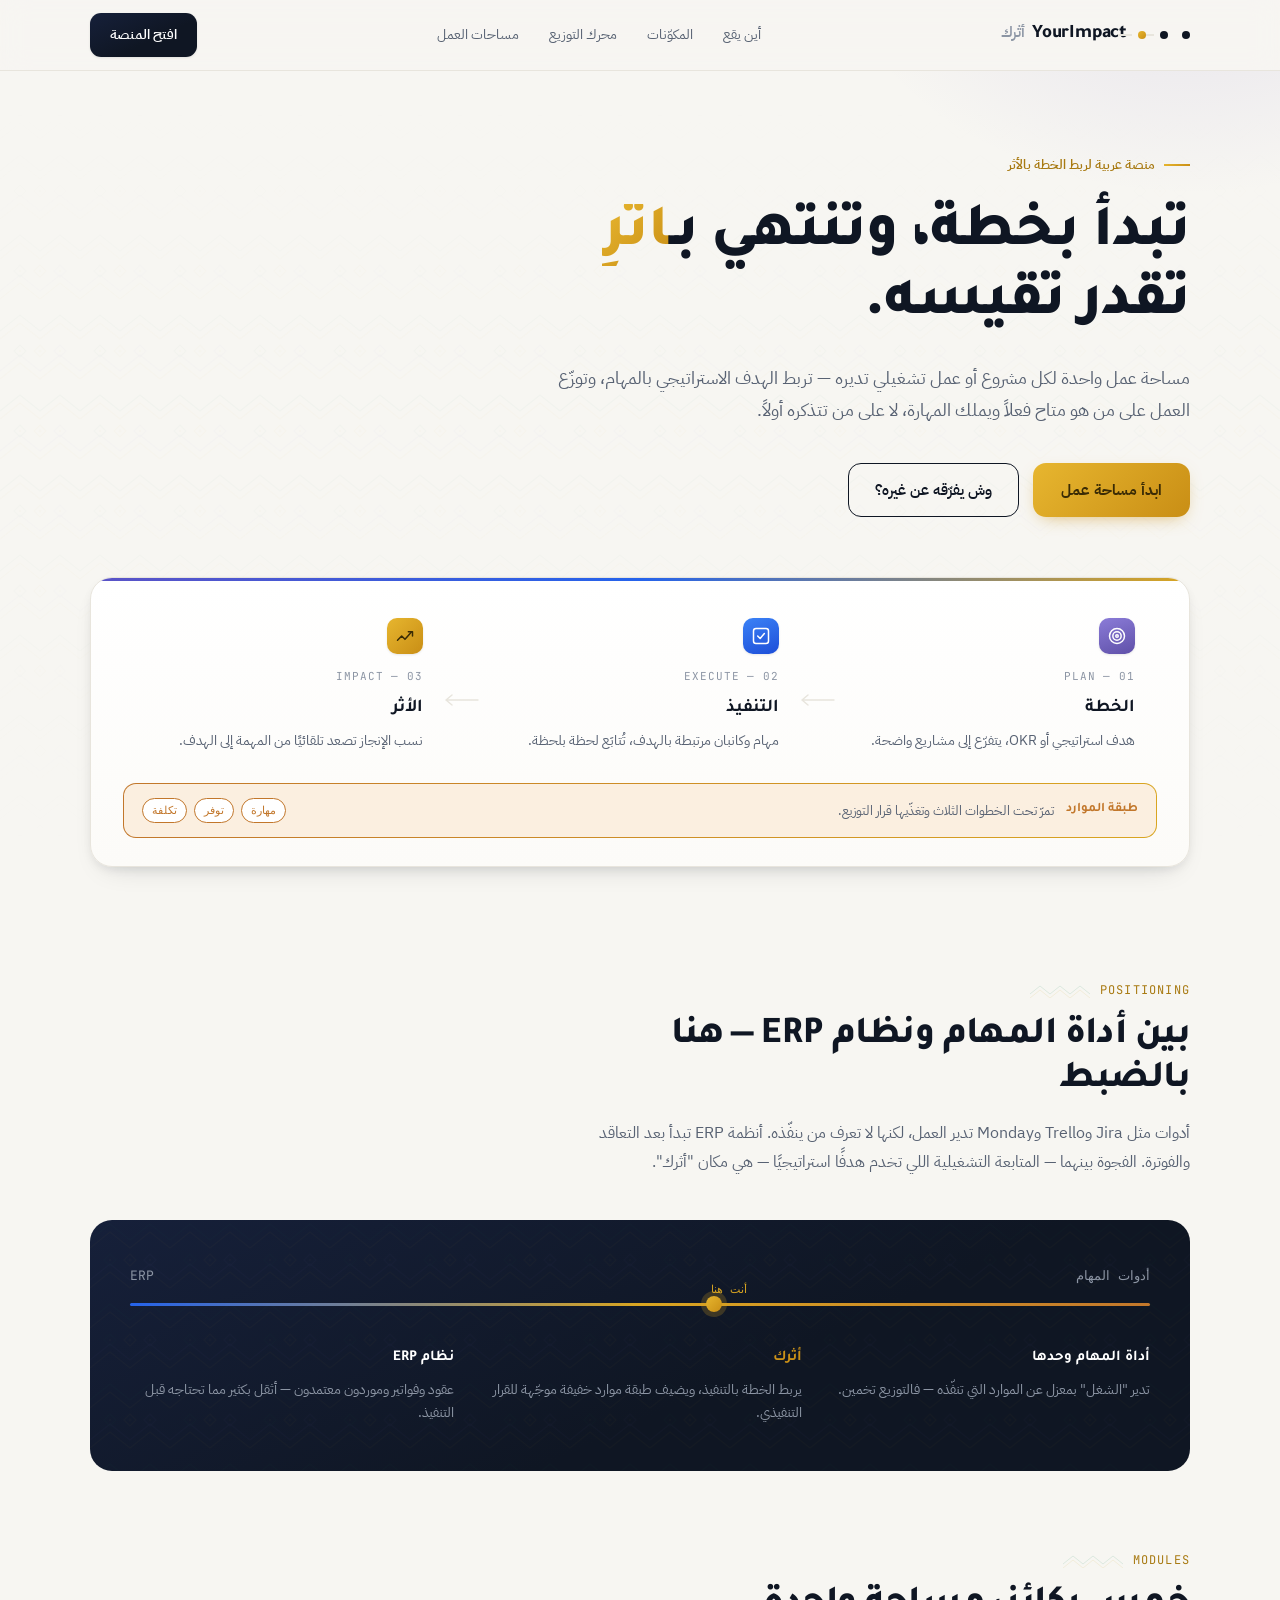
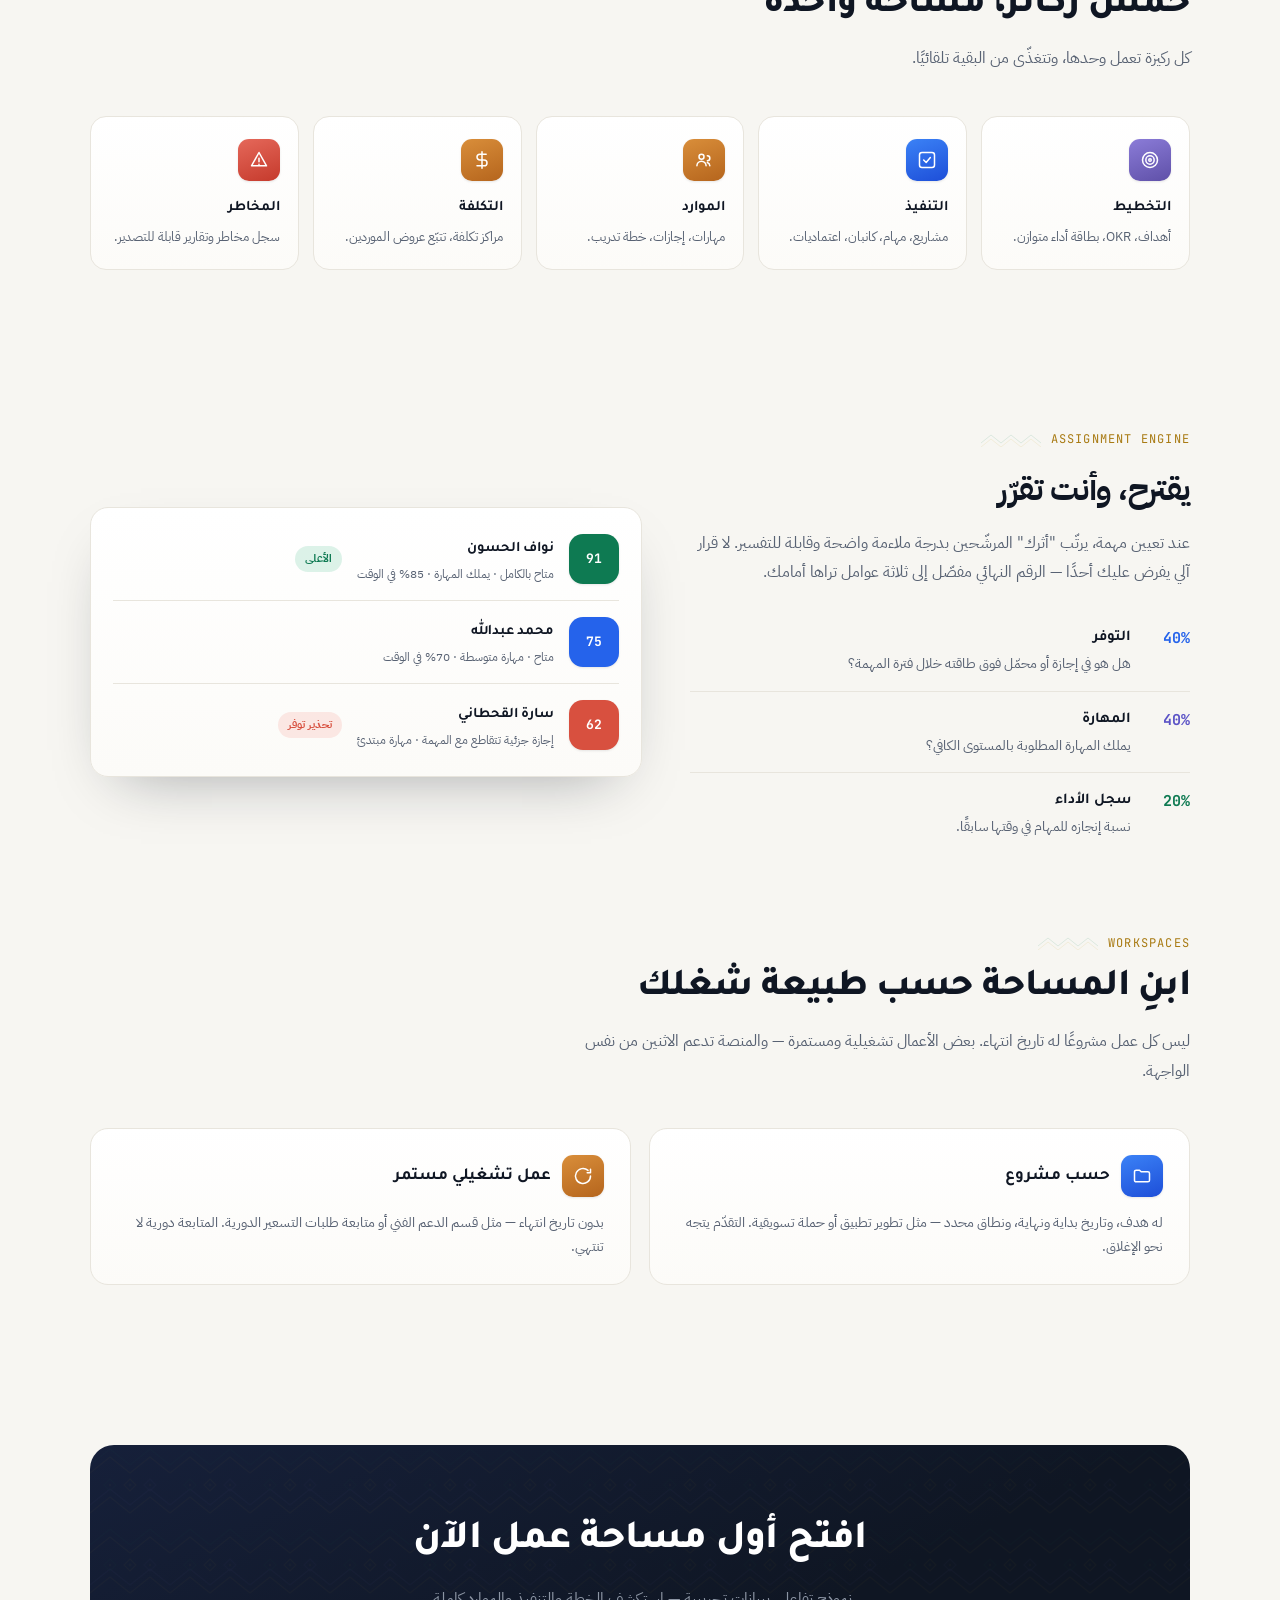
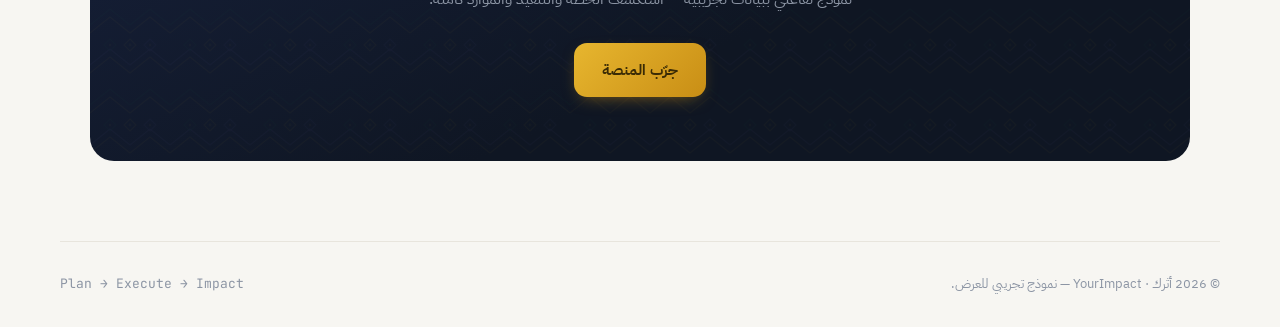
<file: yourimpact/index.html>
<!DOCTYPE html>
<html lang="ar" dir="rtl">
<head>
<meta charset="UTF-8">
<meta name="viewport" content="width=device-width, initial-scale=1.0">
<title>أثرك (YourImpact) — من الخطة إلى الأثر</title>
<meta name="description" content="منصة عربية تربط الخطة بالتنفيذ بالموارد، وتُظهر الأثر. مساحة عمل واحدة لكل مشروع أو عمل تشغيلي.">
<link rel="stylesheet" href="assets/css/style.css">
</head>
<body>

<nav class="nav">
  <div class="container nav-in">
    <div class="logo">
      <span class="spine"><i></i><i></i><i></i></span>
      <span class="name">YourImpact<span class="ar">أثرك</span></span>
    </div>
    <div class="nav-links">
      <a href="#where">أين يقع</a>
      <a href="#pillars">المكوّنات</a>
      <a href="#engine">محرك التوزيع</a>
      <a href="#spaces">مساحات العمل</a>
    </div>
    <a class="btn btn-dark" href="app.html">افتح المنصة</a>
  </div>
</nav>

<header class="hero">
  <div class="container">
    <span class="kicker"><span class="bar"></span> منصة عربية لربط الخطة بالأثر</span>
    <h1>تبدأ بخطة، وتنتهي بـ<span class="u">أثرٍ</span> تقدر تقيسه.</h1>
    <p class="lead">مساحة عمل واحدة لكل مشروع أو عمل تشغيلي تديره — تربط الهدف الاستراتيجي بالمهام، وتوزّع العمل على من هو متاح فعلاً ويملك المهارة، لا على من تتذكره أولاً.</p>
    <div class="hero-ctas">
      <a class="btn btn-gold btn-lg" href="app.html">ابدأ مساحة عمل</a>
      <a class="btn btn-line" href="#where">وش يفرّقه عن غيره؟</a>
    </div>

    <!-- SIGNATURE: the spine -->
    <div class="spine-board">
      <div class="spine-track">
        <div class="spine-node n1">
          <span class="dot"><svg class="i" viewBox="0 0 24 24"><circle cx="12" cy="12" r="9"/><circle cx="12" cy="12" r="5"/><circle cx="12" cy="12" r="1.5"/></svg></span>
          <span class="tag">01 — Plan</span>
          <h4>الخطة</h4>
          <p>هدف استراتيجي أو OKR، يتفرّع إلى مشاريع واضحة.</p>
        </div>
        <div class="spine-link"><svg viewBox="0 0 34 14" fill="none"><path d="M33 7H1M1 7l6-5M1 7l6 5" stroke="currentColor" stroke-width="1.5" stroke-linecap="round"/></svg></div>
        <div class="spine-node n2">
          <span class="dot"><svg class="i" viewBox="0 0 24 24"><rect x="3" y="3" width="18" height="18" rx="3"/><path d="M8 12l3 3 5-6"/></svg></span>
          <span class="tag">02 — Execute</span>
          <h4>التنفيذ</h4>
          <p>مهام وكانبان مرتبطة بالهدف، تُتابَع لحظة بلحظة.</p>
        </div>
        <div class="spine-link"><svg viewBox="0 0 34 14" fill="none"><path d="M33 7H1M1 7l6-5M1 7l6 5" stroke="currentColor" stroke-width="1.5" stroke-linecap="round"/></svg></div>
        <div class="spine-node n3">
          <span class="dot"><svg class="i" viewBox="0 0 24 24"><path d="M3 17l5-5 4 4 8-9"/><path d="M21 7v5M21 7h-5"/></svg></span>
          <span class="tag">03 — Impact</span>
          <h4>الأثر</h4>
          <p>نسب الإنجاز تصعد تلقائيًا من المهمة إلى الهدف.</p>
        </div>
      </div>
      <div class="res-rail">
        <span class="lab">طبقة الموارد</span>
        <span class="desc">تمرّ تحت الخطوات الثلاث وتغذّيها قرار التوزيع.</span>
        <span class="pins"><span class="pin">مهارة</span><span class="pin">توفر</span><span class="pin">تكلفة</span></span>
      </div>
    </div>
  </div>
</header>

<section class="sec" id="where">
  <div class="container">
    <div class="sec-head">
      <div class="sec-eyebrow">Positioning</div>
      <h2>بين أداة المهام ونظام ERP — هنا بالضبط</h2>
      <p>أدوات مثل Jira وTrello وMonday تدير العمل، لكنها لا تعرف من ينفّذه. أنظمة ERP تبدأ بعد التعاقد والفوترة. الفجوة بينهما — المتابعة التشغيلية اللي تخدم هدفًا استراتيجيًا — هي مكان "أثرك".</p>
    </div>
    <div class="scale">
      <div class="poles"><span>أدوات المهام</span><span>ERP</span></div>
      <div class="rail2"><span class="you">أنت هنا</span></div>
      <div class="scale-grid">
        <div class="scale-col">
          <h4>أداة المهام وحدها</h4>
          <p>تدير "الشغل" بمعزل عن الموارد التي تنفّذه — فالتوزيع تخمين.</p>
        </div>
        <div class="scale-col mid">
          <h4>أثرك</h4>
          <p>يربط الخطة بالتنفيذ، ويضيف طبقة موارد خفيفة موجّهة للقرار التنفيذي.</p>
        </div>
        <div class="scale-col">
          <h4>نظام ERP</h4>
          <p>عقود وفواتير وموردون معتمدون — أثقل بكثير مما تحتاجه قبل التنفيذ.</p>
        </div>
      </div>
    </div>
  </div>
</section>

<section class="sec" id="pillars" style="padding-top:0">
  <div class="container">
    <div class="sec-head">
      <div class="sec-eyebrow">Modules</div>
      <h2>خمس ركائز، مساحة واحدة</h2>
      <p>كل ركيزة تعمل وحدها، وتتغذّى من البقية تلقائيًا.</p>
    </div>
    <div class="pillars">
      <div class="pillar"><div class="gly" style="background:var(--grad-khuzama)"><svg class="i" viewBox="0 0 24 24"><circle cx="12" cy="12" r="9"/><circle cx="12" cy="12" r="5"/><circle cx="12" cy="12" r="1.5"/></svg></div><h4>التخطيط</h4><p>أهداف، OKR، بطاقة أداء متوازن.</p></div>
      <div class="pillar"><div class="gly" style="background:linear-gradient(160deg,#3B82F6,#1D4ED8)"><svg class="i" viewBox="0 0 24 24"><rect x="3" y="3" width="18" height="18" rx="3"/><path d="M8 12l3 3 5-6"/></svg></div><h4>التنفيذ</h4><p>مشاريع، مهام، كانبان، اعتماديات.</p></div>
      <div class="pillar"><div class="gly" style="background:linear-gradient(160deg,#D98E3A,#B5651D)"><svg class="i" viewBox="0 0 24 24"><circle cx="9" cy="8" r="3"/><path d="M3.5 19a5.5 5.5 0 0111 0M16 7a3 3 0 010 6M19 19a4.5 4.5 0 00-3-4"/></svg></div><h4>الموارد</h4><p>مهارات، إجازات، خطة تدريب.</p></div>
      <div class="pillar"><div class="gly" style="background:linear-gradient(160deg,#D98E3A,#B5651D)"><svg class="i" viewBox="0 0 24 24"><path d="M12 2v20M17 5H9.5a3.5 3.5 0 000 7h5a3.5 3.5 0 010 7H6"/></svg></div><h4>التكلفة</h4><p>مراكز تكلفة، تتبّع عروض الموردين.</p></div>
      <div class="pillar"><div class="gly" style="background:linear-gradient(160deg,#E5685A,#C53A2C)"><svg class="i" viewBox="0 0 24 24"><path d="M12 3l9 16H3z"/><path d="M12 10v4M12 17v.3"/></svg></div><h4>المخاطر</h4><p>سجل مخاطر وتقارير قابلة للتصدير.</p></div>
    </div>
  </div>
</section>

<section class="sec" id="engine">
  <div class="container engine-grid">
    <div>
      <div class="sec-eyebrow">Assignment engine</div>
      <h2 class="display" style="font-size:32px;font-weight:700;margin:0 0 14px;letter-spacing:-.015em">يقترح، وأنت تقرّر</h2>
      <p style="color:var(--slate);font-size:16px;line-height:1.85;margin:0 0 22px">عند تعيين مهمة، يرتّب "أثرك" المرشّحين بدرجة ملاءمة واضحة وقابلة للتفسير. لا قرار آلي يفرض عليك أحدًا — الرقم النهائي مفصّل إلى ثلاثة عوامل تراها أمامك.</p>
      <div class="factor"><span class="pct mono" style="color:var(--exec)">40%</span><div><h5>التوفر</h5><p>هل هو في إجازة أو محمّل فوق طاقته خلال فترة المهمة؟</p></div></div>
      <div class="factor"><span class="pct mono" style="color:var(--plan)">40%</span><div><h5>المهارة</h5><p>يملك المهارة المطلوبة بالمستوى الكافي؟</p></div></div>
      <div class="factor"><span class="pct mono" style="color:var(--good)">20%</span><div><h5>سجل الأداء</h5><p>نسبة إنجازه للمهام في وقتها سابقًا.</p></div></div>
    </div>
    <div class="cand">
      <div class="cand-row">
        <div class="score" style="background:var(--good)">91</div>
        <div class="who"><b>نواف الحسون</b><span>متاح بالكامل · يملك المهارة · 85% في الوقت</span></div>
        <span class="pill ok">الأعلى</span>
      </div>
      <div class="cand-row">
        <div class="score" style="background:var(--exec)">75</div>
        <div class="who"><b>محمد عبدالله</b><span>متاح · مهارة متوسطة · 70% في الوقت</span></div>
      </div>
      <div class="cand-row">
        <div class="score" style="background:var(--warn)">62</div>
        <div class="who"><b>سارة القحطاني</b><span>إجازة جزئية تتقاطع مع المهمة · مهارة مبتدئ</span></div>
        <span class="pill warn">تحذير توفر</span>
      </div>
    </div>
  </div>
</section>

<section class="sec" id="spaces" style="padding-top:0">
  <div class="container">
    <div class="sec-head">
      <div class="sec-eyebrow">Workspaces</div>
      <h2>ابنِ المساحة حسب طبيعة شغلك</h2>
      <p>ليس كل عمل مشروعًا له تاريخ انتهاء. بعض الأعمال تشغيلية ومستمرة — والمنصة تدعم الاثنين من نفس الواجهة.</p>
    </div>
    <div class="wtypes">
      <div class="wtype">
        <div class="wt-top"><span class="wt-ic" style="background:linear-gradient(160deg,#3B82F6,#1D4ED8)"><svg class="i" viewBox="0 0 24 24"><path d="M3 7a2 2 0 012-2h4l2 2h8a2 2 0 012 2v8a2 2 0 01-2 2H5a2 2 0 01-2-2z"/></svg></span><h4>حسب مشروع</h4></div>
        <p>له هدف، وتاريخ بداية ونهاية، ونطاق محدد — مثل تطوير تطبيق أو حملة تسويقية. التقدّم يتجه نحو الإغلاق.</p>
      </div>
      <div class="wtype">
        <div class="wt-top"><span class="wt-ic" style="background:linear-gradient(160deg,#D98E3A,#B5651D)"><svg class="i" viewBox="0 0 24 24"><path d="M21 12a9 9 0 11-3-6.7M21 4v4h-4"/></svg></span><h4>عمل تشغيلي مستمر</h4></div>
        <p>بدون تاريخ انتهاء — مثل قسم الدعم الفني أو متابعة طلبات التسعير الدورية. المتابعة دورية لا تنتهي.</p>
      </div>
    </div>
  </div>
</section>

<section class="sec">
  <div class="container">
    <div class="final">
      <h2>افتح أول مساحة عمل الآن</h2>
      <p>نموذج تفاعلي ببيانات تجريبية — استكشف الخطة والتنفيذ والموارد كاملة.</p>
      <a class="btn btn-gold btn-lg" href="app.html">جرّب المنصة</a>
    </div>
  </div>
</section>

<footer class="foot container">
  <span>© 2026 أثرك · YourImpact — نموذج تجريبي للعرض.</span>
  <span class="mono">Plan → Execute → Impact</span>
</footer>

</body>
</html>
</file>
<file: yourimpact/assets/css/style.css>
/* =======================================================
   YourImpact (أثرك) — Design System v2
   Modern (Linear/Stripe-grade) + integrated Saudi sadu identity.
   ======================================================= */
@import url('https://fonts.googleapis.com/css2?family=Tajawal:wght@400;500;700;800&family=IBM+Plex+Sans+Arabic:wght@300;400;500;600;700&family=JetBrains+Mono:wght@400;500;700&display=swap');

:root{
  --ink:#0F1623;  --ink-2:#182133;
  --bg:#F7F6F2;   --surface:#FFFFFF;
  --slate:#586273; --slate-2:#8C95A4;
  --line:#E8E5DD; --line-2:#F0EDE5;

  --gold:#D9A521;  --gold-deep:#A87A12;  --gold-soft:#FBF2D8;
  --plan:#5B53C6;  --plan-soft:#ECEAFB;
  --exec:#2563EB;  --exec-soft:#E6EEFE;
  --res:#C2772B;   --res-soft:#FBEFE0;
  --good:#0E7A52;  --good-soft:#DCF2E8;
  --warn:#D8503F;  --warn-soft:#FBE7E3;

  --sadu:#C9A227;
  --khuzama:#7A6BC4; --khuzama-2:#9286D4; --khuzama-soft:#EFEBF9; --khuzama-deep:#473C82;

  --grad-ink:linear-gradient(155deg,#16203A 0%, #0F1623 60%);
  --grad-rail:linear-gradient(180deg,#1A2440 0%, #131B2E 100%);
  --grad-gold:linear-gradient(135deg,#E7B62F 0%, #C98E15 100%);
  --grad-khuzama:linear-gradient(160deg,#8B7CD8 0%, #5F50A8 100%);
  --grad-surface:linear-gradient(180deg,#FFFFFF 0%, #FCFBF8 100%);
  --shadow-sm:0 1px 2px rgba(15,22,35,.04), 0 1px 3px rgba(15,22,35,.06);
  --shadow-md:0 4px 12px -4px rgba(15,22,35,.12), 0 12px 30px -16px rgba(15,22,35,.2);
  --shadow-lg:0 24px 60px -30px rgba(15,22,35,.4);
}

*{box-sizing:border-box;}
html{scroll-behavior:smooth;}
body{margin:0;background:var(--bg);color:var(--ink);font-family:'IBM Plex Sans Arabic',system-ui,sans-serif;font-size:16px;line-height:1.6;-webkit-font-smoothing:antialiased;}
a{color:inherit;text-decoration:none;}
button{font-family:inherit;cursor:pointer;border:none;background:none;color:inherit;}
img,svg{display:block;max-width:100%;}
.mono{font-family:'JetBrains Mono',monospace;font-feature-settings:"tnum";}
.container{max-width:1160px;margin:0 auto;padding:0 30px;}
::selection{background:var(--gold-soft);}
:focus-visible{outline:2.5px solid var(--exec);outline-offset:3px;border-radius:6px;}
@media (prefers-reduced-motion:reduce){*{animation:none!important;transition:none!important;}}
svg.i{width:20px;height:20px;stroke:currentColor;fill:none;stroke-width:1.8;stroke-linecap:round;stroke-linejoin:round;flex:none;}

.logo{display:inline-flex;align-items:center;gap:11px;}
.logo .spine{display:inline-flex;align-items:center;}
.logo .spine i{display:block;width:8px;height:8px;border-radius:50%;background:var(--ink);position:relative;}
.logo .spine i+i{margin-right:14px;}
.logo .spine i+i::before{content:"";position:absolute;right:14px;top:50%;width:14px;height:2px;background:var(--line);transform:translateY(-50%);}
.logo .spine i:last-child{background:var(--grad-gold);}
.logo .name{font-family:'Tajawal',sans-serif;font-weight:800;font-size:19px;letter-spacing:-.01em;}
.logo .name .ar{font-family:'IBM Plex Sans Arabic';font-weight:600;color:var(--slate-2);font-size:15px;margin-right:7px;}

/* ===================== LANDING ===================== */
.nav{position:sticky;top:0;z-index:60;background:rgba(247,246,242,.8);backdrop-filter:blur(14px);border-bottom:1px solid var(--line);}
.nav-in{display:flex;align-items:center;justify-content:space-between;height:70px;}
.nav-links{display:flex;gap:30px;font-size:14px;color:var(--slate);}
.nav-links a:hover{color:var(--ink);}
.btn{display:inline-flex;align-items:center;gap:8px;font-weight:600;border-radius:11px;transition:transform .14s,box-shadow .14s,background .14s;}
.btn-dark{background:var(--grad-ink);color:#fff;padding:11px 20px;font-size:14px;box-shadow:var(--shadow-sm);}
.btn-dark:hover{transform:translateY(-1px);box-shadow:var(--shadow-md);}
.btn-lg{padding:15px 28px;font-size:15px;border-radius:13px;}
.btn-gold{background:var(--grad-gold);color:#3A2B05;font-weight:700;box-shadow:0 6px 18px -8px rgba(201,142,21,.7);}
.btn-gold:hover{transform:translateY(-1px);}
.btn-line{border:1.5px solid var(--ink);padding:13px 26px;font-size:15px;border-radius:13px;font-weight:600;}
.btn-line:hover{background:var(--ink);color:#fff;}

.hero{padding:78px 0 34px;position:relative;overflow:hidden;}
.hero::before{content:"";position:absolute;inset:-40% -20% auto 30%;height:680px;
  background:radial-gradient(46% 60% at 70% 25%, rgba(122,107,196,.16), transparent 70%),
             radial-gradient(40% 50% at 25% 8%, rgba(217,165,33,.13), transparent 72%);z-index:0;}
.hero::after{content:"";position:absolute;inset:0;background-image:url('../sadu-weave.svg');background-size:80px;opacity:.05;z-index:0;
  -webkit-mask-image:linear-gradient(to bottom,transparent,#000 40%,transparent);mask-image:linear-gradient(to bottom,transparent,#000 40%,transparent);}
.hero .container{position:relative;z-index:2;}
.kicker{display:inline-flex;align-items:center;gap:9px;font-size:13px;font-weight:600;color:var(--gold-deep);margin-bottom:26px;}
.kicker .bar{width:26px;height:2px;background:var(--grad-gold);}
.hero h1{font-family:'Tajawal',sans-serif;font-weight:800;font-size:clamp(34px,5.4vw,62px);line-height:1.1;letter-spacing:-.02em;margin:0 0 24px;max-width:17ch;}
.hero h1 .u{background:var(--grad-gold);-webkit-background-clip:text;background-clip:text;color:transparent;}
.hero .lead{font-size:18px;color:var(--slate);max-width:60ch;line-height:1.8;margin:0 0 36px;}
.hero-ctas{display:flex;gap:14px;flex-wrap:wrap;margin-bottom:60px;}

.spine-board{position:relative;background:var(--grad-surface);border:1px solid var(--line);border-radius:22px;padding:34px 32px 28px;box-shadow:var(--shadow-md);overflow:hidden;}
.spine-board::before{content:"";position:absolute;top:0;right:0;left:0;height:3px;background:linear-gradient(90deg,var(--plan),var(--exec),var(--gold));}
.spine-track{display:grid;grid-template-columns:1fr auto 1fr auto 1fr;align-items:stretch;position:relative;z-index:2;}
.spine-node{padding:6px 22px;}
.spine-node .tag{font-family:'JetBrains Mono',monospace;font-size:11px;letter-spacing:.08em;text-transform:uppercase;color:var(--slate-2);display:block;margin-bottom:9px;}
.spine-node h4{font-family:'Tajawal',sans-serif;font-weight:700;font-size:18px;margin:0 0 7px;}
.spine-node p{margin:0;font-size:13.5px;color:var(--slate);line-height:1.7;}
.spine-node .dot{width:36px;height:36px;border-radius:10px;margin-bottom:14px;display:flex;align-items:center;justify-content:center;color:#fff;box-shadow:var(--shadow-sm);}
.spine-node.n1 .dot{background:var(--grad-khuzama);}
.spine-node.n2 .dot{background:linear-gradient(160deg,#3B82F6,#1D4ED8);}
.spine-node.n3 .dot{background:var(--grad-gold);color:#3A2B05;}
.spine-link{display:flex;align-items:center;padding-top:30px;color:var(--line);}
.spine-link svg{width:34px;height:14px;}
.res-rail{margin-top:24px;border:1.5px solid transparent;border-radius:13px;padding:14px 18px;display:flex;align-items:center;gap:12px;position:relative;z-index:2;
  background:linear-gradient(var(--res-soft),var(--res-soft)) padding-box, linear-gradient(90deg,var(--res),var(--gold)) border-box;}
.res-rail .lab{font-family:'Tajawal',sans-serif;font-weight:700;font-size:13px;color:var(--res);white-space:nowrap;}
.res-rail .desc{font-size:12.5px;color:var(--slate);}
.res-rail .pins{margin-right:auto;display:flex;gap:7px;}
.res-rail .pin{font-size:11px;font-family:'JetBrains Mono',monospace;background:var(--surface);border:1px solid var(--res);color:var(--res);padding:3px 9px;border-radius:99px;}

.sec{padding:80px 0;}
.sec-head{max-width:62ch;margin-bottom:42px;}
.sec-eyebrow{font-family:'JetBrains Mono',monospace;font-size:12px;letter-spacing:.1em;text-transform:uppercase;color:var(--gold-deep);margin-bottom:14px;display:flex;align-items:center;gap:10px;}
.sec-eyebrow::after{content:"";flex:1;max-width:60px;height:14px;background-image:url('../sadu-weave.svg');background-size:40px;opacity:.4;}
.sec-head h2{font-family:'Tajawal',sans-serif;font-weight:800;font-size:clamp(26px,3.4vw,38px);line-height:1.16;letter-spacing:-.015em;margin:0 0 16px;}
.sec-head p{color:var(--slate);font-size:16px;line-height:1.85;margin:0;}

.scale{background:var(--grad-ink);border-radius:22px;padding:46px 40px;color:#fff;position:relative;overflow:hidden;}
.scale::after{content:"";position:absolute;inset:0;background-image:url('../sadu-weave.svg');background-size:80px;opacity:.06;}
.scale > *{position:relative;z-index:2;}
.scale .poles{display:flex;justify-content:space-between;font-size:13px;color:var(--slate-2);font-family:'JetBrains Mono',monospace;}
.scale .rail2{height:3px;background:linear-gradient(90deg,var(--exec),var(--gold),var(--res));border-radius:2px;margin:16px 0 40px;position:relative;}
.scale .rail2::after{content:"";position:absolute;right:42%;top:50%;width:16px;height:16px;border-radius:50%;background:var(--grad-gold);transform:translateY(-50%);box-shadow:0 0 0 5px rgba(217,165,33,.22);}
.scale .you{position:absolute;right:39.5%;top:-22px;font-size:11px;color:var(--gold);font-family:'JetBrains Mono',monospace;}
.scale-grid{display:grid;grid-template-columns:repeat(3,1fr);gap:24px;}
.scale-col h4{font-family:'Tajawal',sans-serif;font-weight:700;font-size:15px;margin:0 0 8px;color:#fff;}
.scale-col p{font-size:13.5px;color:var(--slate-2);line-height:1.75;margin:0;}
.scale-col.mid h4{background:var(--grad-gold);-webkit-background-clip:text;background-clip:text;color:transparent;}

.pillars{display:grid;grid-template-columns:repeat(5,1fr);gap:14px;}
.pillar{background:var(--grad-surface);border:1px solid var(--line);border-radius:16px;padding:22px 18px;transition:transform .16s,box-shadow .16s,border-color .16s;}
.pillar:hover{transform:translateY(-4px);box-shadow:var(--shadow-md);border-color:var(--line-2);}
.pillar .gly{width:42px;height:42px;border-radius:11px;display:flex;align-items:center;justify-content:center;margin-bottom:16px;color:#fff;box-shadow:var(--shadow-sm);}
.pillar h4{font-family:'Tajawal',sans-serif;font-weight:700;font-size:14.5px;margin:0 0 6px;}
.pillar p{font-size:12.5px;color:var(--slate);margin:0;line-height:1.7;}

.engine-grid{display:grid;grid-template-columns:.95fr 1.05fr;gap:48px;align-items:center;}
.factor{display:flex;gap:13px;align-items:flex-start;padding:16px 0;border-bottom:1px solid var(--line);}
.factor:last-child{border-bottom:none;}
.factor .pct{font-family:'JetBrains Mono',monospace;font-weight:700;font-size:15px;width:46px;flex:none;}
.factor h5{font-family:'Tajawal',sans-serif;font-weight:700;font-size:15px;margin:0 0 3px;}
.factor p{margin:0;font-size:13.5px;color:var(--slate);line-height:1.6;}
.cand{background:var(--grad-surface);border:1px solid var(--line);border-radius:18px;padding:10px 22px;box-shadow:var(--shadow-lg);}
.cand-row{display:flex;align-items:center;gap:15px;padding:16px 0;border-bottom:1px solid var(--line);}
.cand-row:last-child{border-bottom:none;}
.score{width:50px;height:50px;border-radius:14px;display:flex;align-items:center;justify-content:center;font-family:'JetBrains Mono',monospace;font-weight:700;font-size:13px;flex:none;color:#fff;box-shadow:var(--shadow-sm);}
.cand-row .who b{font-family:'Tajawal',sans-serif;font-weight:700;font-size:14.5px;}
.cand-row .who span{display:block;font-size:12px;color:var(--slate);margin-top:3px;}
.pill{font-size:11px;font-weight:700;padding:4px 10px;border-radius:99px;white-space:nowrap;}
.pill.ok{background:var(--good-soft);color:var(--good);}
.pill.warn{background:var(--warn-soft);color:var(--warn);}

.wtypes{display:grid;grid-template-columns:1fr 1fr;gap:18px;}
.wtype{background:var(--grad-surface);border:1px solid var(--line);border-radius:18px;padding:26px;transition:transform .16s,box-shadow .16s;}
.wtype:hover{transform:translateY(-3px);box-shadow:var(--shadow-md);}
.wtype .wt-top{display:flex;align-items:center;gap:11px;margin-bottom:14px;}
.wtype .wt-ic{width:42px;height:42px;border-radius:11px;display:flex;align-items:center;justify-content:center;color:#fff;box-shadow:var(--shadow-sm);}
.wtype h4{font-family:'Tajawal',sans-serif;font-weight:700;font-size:17px;margin:0;}
.wtype p{font-size:13.5px;color:var(--slate);line-height:1.75;margin:0;}

.final{background:var(--grad-ink);border-radius:24px;padding:64px 40px;text-align:center;color:#fff;position:relative;overflow:hidden;}
.final::after{content:"";position:absolute;inset:0;background-image:url('../sadu-weave.svg');background-size:80px;opacity:.07;}
.final > *{position:relative;z-index:2;}
.final h2{font-family:'Tajawal',sans-serif;font-weight:800;font-size:clamp(28px,3.6vw,40px);margin:0 0 14px;letter-spacing:-.015em;}
.final p{color:var(--slate-2);margin:0 auto 30px;font-size:16px;max-width:48ch;}

.foot{border-top:1px solid var(--line);padding:32px 0;color:var(--slate-2);font-size:13px;display:flex;justify-content:space-between;flex-wrap:wrap;gap:10px;}

@media (max-width:860px){
  .nav-links{display:none;}
  .spine-track{grid-template-columns:1fr;gap:8px;}
  .spine-link{transform:rotate(90deg);padding:6px 0;justify-content:center;}
  .scale-grid,.engine-grid,.pillars,.wtypes{grid-template-columns:1fr;}
}

/* ===================== APP ===================== */
.app{display:grid;grid-template-columns:76px 1fr;min-height:100vh;}
.app-main{padding:28px 34px 70px;min-width:0;grid-column:2;}
.app-top{display:flex;align-items:center;justify-content:space-between;margin-bottom:26px;flex-wrap:wrap;gap:12px;}
.ws-select{display:flex;align-items:center;gap:9px;background:var(--grad-surface);border:1px solid var(--line);border-radius:12px;padding:8px 14px;font-size:13.5px;box-shadow:var(--shadow-sm);}
.ws-select select{border:none;background:transparent;font-family:'Tajawal',sans-serif;font-weight:700;font-size:13.5px;color:var(--ink);cursor:pointer;}
.phead{margin-bottom:22px;}
.phead .pe{font-family:'JetBrains Mono',monospace;font-size:11.5px;letter-spacing:.08em;text-transform:uppercase;color:var(--exec);margin-bottom:7px;}
.phead h1{font-family:'Tajawal',sans-serif;font-weight:800;font-size:25px;margin:0 0 7px;letter-spacing:-.01em;}
.phead p{margin:0;color:var(--slate);font-size:14px;max-width:64ch;line-height:1.7;}

/* expanding icon rail — right side (RTL), overlays on hover so content doesn't jump */
.rail{grid-column:1;grid-row:1;background:var(--grad-rail);color:#fff;padding:22px 14px;position:fixed;right:0;top:0;height:100vh;display:flex;flex-direction:column;
  width:76px;transition:width .22s cubic-bezier(.4,0,.2,1);overflow:hidden;z-index:40;border-left:1px solid rgba(255,255,255,.06);}
.rail::before{content:"";position:absolute;inset:0;background-image:url('../sadu-weave.svg');background-size:70px;opacity:.05;pointer-events:none;}
.rail:hover{width:248px;box-shadow:var(--shadow-lg);}
.rail-logo{display:flex;align-items:center;gap:11px;padding:4px 10px 8px;height:34px;}
.rail-logo .spine{display:inline-flex;align-items:center;}
.rail-logo .spine i{display:block;width:8px;height:8px;border-radius:50%;background:rgba(255,255,255,.5);position:relative;}
.rail-logo .spine i+i{margin-right:14px;}
.rail-logo .spine i+i::before{content:"";position:absolute;right:14px;top:50%;width:14px;height:2px;background:rgba(255,255,255,.2);transform:translateY(-50%);}
.rail-logo .spine i:last-child{background:var(--grad-gold);}
.rail-logo .txt{font-family:'Tajawal',sans-serif;font-weight:800;font-size:17px;white-space:nowrap;opacity:0;transition:opacity .18s;}
.rail:hover .rail-logo .txt{opacity:1;}
.rail-grp{font-family:'JetBrains Mono',monospace;font-size:9.5px;letter-spacing:.12em;text-transform:uppercase;color:rgba(255,255,255,.4);margin:18px 12px 8px;white-space:nowrap;opacity:0;height:12px;transition:opacity .18s;}
.rail:hover .rail-grp{opacity:1;}
.nav2{display:flex;align-items:center;gap:13px;padding:11px 14px;border-radius:11px;font-size:13.5px;font-weight:500;color:rgba(255,255,255,.72);margin-bottom:3px;white-space:nowrap;transition:background .14s,color .14s;position:relative;}
.nav2 .lbl{opacity:0;transition:opacity .18s;}
.rail:hover .nav2 .lbl{opacity:1;}
.nav2:hover{background:rgba(255,255,255,.08);color:#fff;}
.nav2.active{background:var(--grad-khuzama);color:#fff;font-weight:700;box-shadow:0 8px 20px -10px rgba(95,80,168,.9);}
.nav2.active::before{content:"";position:absolute;right:-14px;top:50%;transform:translateY(-50%);width:3px;height:22px;border-radius:2px;background:var(--gold);}
.rail-foot{margin-top:auto;background:rgba(255,255,255,.06);border:1px solid rgba(255,255,255,.08);border-radius:12px;padding:12px;font-size:11.5px;color:rgba(255,255,255,.6);line-height:1.7;white-space:normal;opacity:0;transition:opacity .18s;}
.rail:hover .rail-foot{opacity:1;}
.rail-foot a{color:var(--khuzama-2);font-weight:600;}

.card{background:var(--grad-surface);border:1px solid var(--line);border-radius:16px;padding:20px;box-shadow:var(--shadow-sm);}
.grid{display:grid;gap:16px;}
.ctitle{display:flex;align-items:center;justify-content:space-between;margin-bottom:15px;}
.ctitle h3{font-family:'Tajawal',sans-serif;font-weight:700;font-size:14.5px;margin:0;}
.badge{font-size:11px;padding:3px 10px;border-radius:99px;font-weight:700;}
.view{display:none;}
.view.active{display:block;animation:fade .3s ease;}
@keyframes fade{from{opacity:0;transform:translateY(7px);}to{opacity:1;transform:translateY(0);}}

.kpis{grid-template-columns:repeat(4,1fr);margin-bottom:16px;}
.kpi{position:relative;overflow:hidden;}
.kpi::before{content:"";position:absolute;top:0;right:0;width:46px;height:46px;border-radius:0 0 0 46px;opacity:.1;}
.kpi.k-blue::before{background:var(--exec);} .kpi.k-red::before{background:var(--warn);} .kpi.k-green::before{background:var(--good);} .kpi.k-gold::before{background:var(--gold);}
.kpi .ic-wrap{width:34px;height:34px;border-radius:9px;display:flex;align-items:center;justify-content:center;margin-bottom:12px;}
.kpi .n{font-family:'JetBrains Mono',monospace;font-size:28px;font-weight:700;}
.kpi .l{font-size:12px;color:var(--slate);margin-top:5px;}

.track{height:7px;background:var(--line-2);border-radius:99px;overflow:hidden;}
.fill{height:100%;border-radius:99px;}
.av{width:32px;height:32px;border-radius:50%;display:flex;align-items:center;justify-content:center;font-size:12px;font-weight:700;color:#fff;flex:none;font-family:'Tajawal',sans-serif;}
.mini-pill{font-size:11px;padding:2px 9px;border-radius:99px;font-weight:700;}

.overlay{position:fixed;inset:0;background:rgba(15,22,35,.55);backdrop-filter:blur(3px);display:none;align-items:center;justify-content:center;z-index:90;padding:20px;}
.overlay.open{display:flex;}
.modal{background:var(--grad-surface);border-radius:20px;padding:30px;width:540px;max-width:100%;max-height:88vh;overflow-y:auto;box-shadow:var(--shadow-lg);}
.modal h3{font-family:'Tajawal',sans-serif;font-weight:800;margin:0 0 6px;font-size:19px;}
.modal .sub{color:var(--slate);font-size:13px;margin:0 0 22px;}
.tg{display:grid;grid-template-columns:1fr 1fr;gap:12px;margin-bottom:20px;}
.t-opt{border:1.5px solid var(--line);border-radius:13px;padding:16px;text-align:right;cursor:pointer;transition:border .13s,background .13s;}
.t-opt.sel{border-color:var(--exec);background:var(--exec-soft);}
.t-opt b{display:block;font-family:'Tajawal',sans-serif;font-weight:700;font-size:14px;margin-bottom:4px;}
.t-opt span{font-size:11.5px;color:var(--slate);}
.fld{margin-bottom:14px;}
.fld label{display:block;font-size:12.5px;color:var(--slate);margin-bottom:6px;font-weight:600;}
.fld input{width:100%;padding:12px 14px;border:1px solid var(--line);border-radius:11px;font-family:inherit;font-size:14px;background:var(--bg);}
.fld input:focus{background:var(--surface);}
.m-actions{display:flex;gap:10px;margin-top:8px;}

@media (max-width:980px){
  .app{grid-template-columns:1fr;}
  .app-main{grid-column:1;}
  .rail{grid-column:1;width:100%;height:auto;position:relative;flex-direction:row;overflow-x:auto;align-items:center;padding:12px;}
  .rail:hover{width:100%;}
  .rail .nav2 .lbl,.rail .rail-logo .txt,.rail .rail-grp,.rail .rail-foot{opacity:1;}
  .rail-grp,.rail-foot{display:none;}
  .kpis{grid-template-columns:1fr 1fr;}
  .app-main{padding:18px;}
}
</file>
